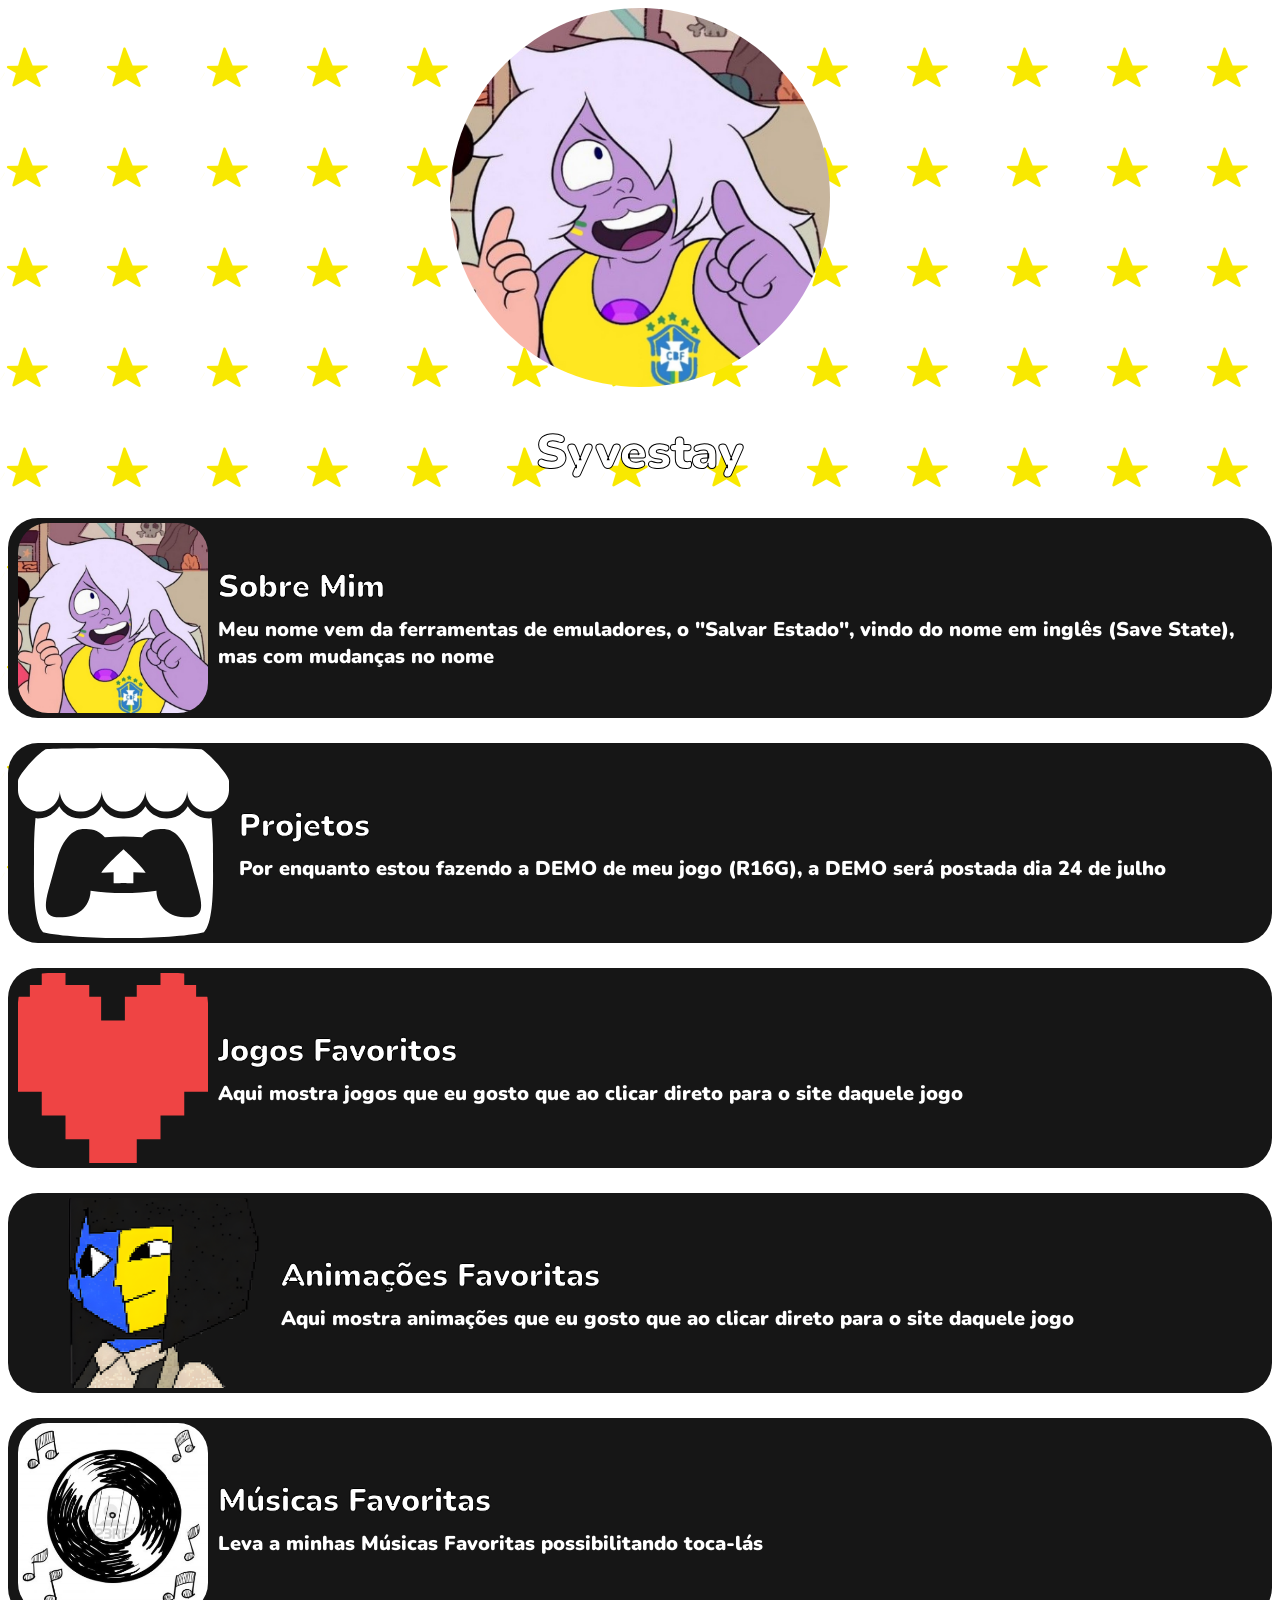
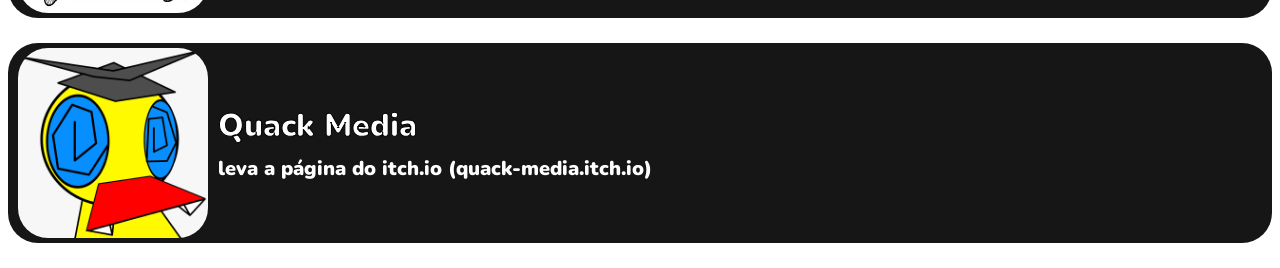
<file: index.html>
<!DOCTYPE html>
<html lang="en">
<head>
    <meta charset="UTF-8">
    <meta name="viewport" content="width=device-width, initial-scale=1.0">
    <title>Aviso</title>
</head>
<body>
    
</body>
<script>
    const inicio = new Date("2026-01-10");
    const fim = new Date("2026-01-11");

    const hoje = new Date();

    if (hoje < inicio || hoje > fim) {
        window.location.replace("main.html");
    }
</script>
</html>
</file>
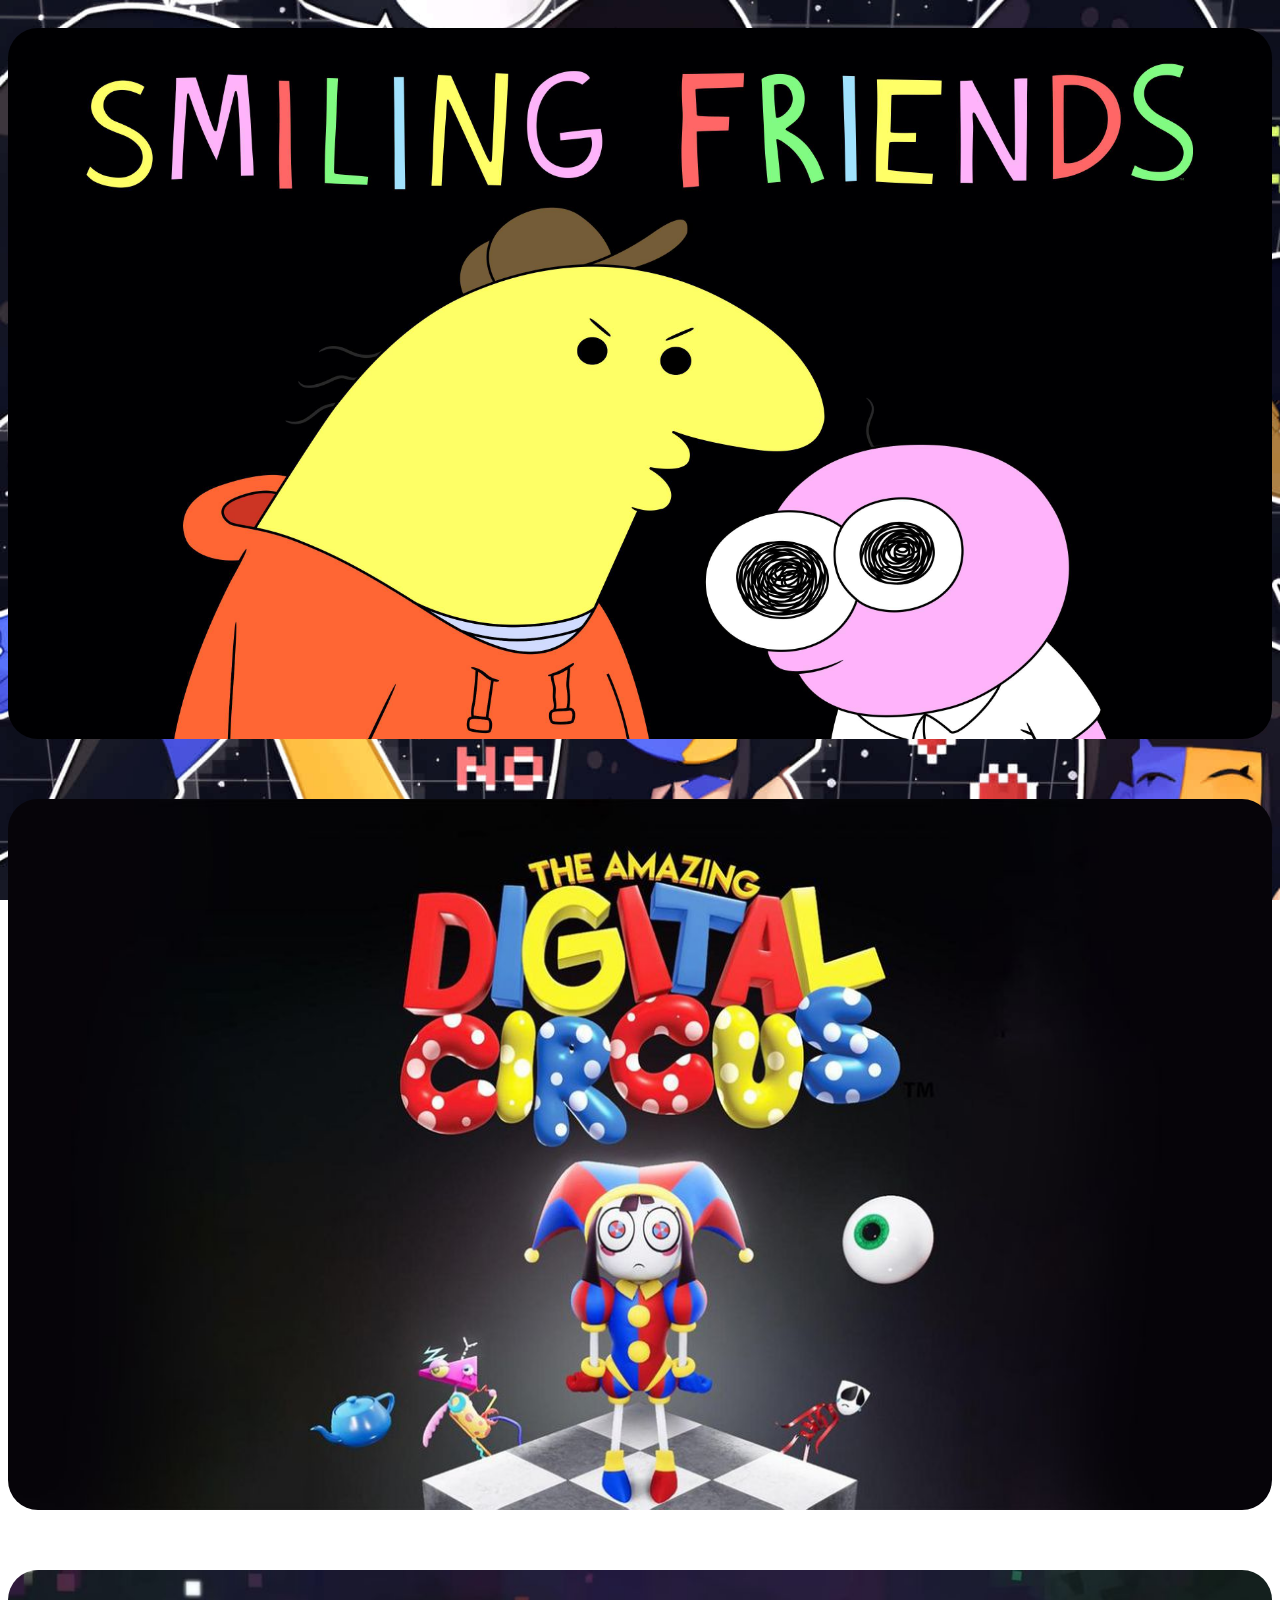
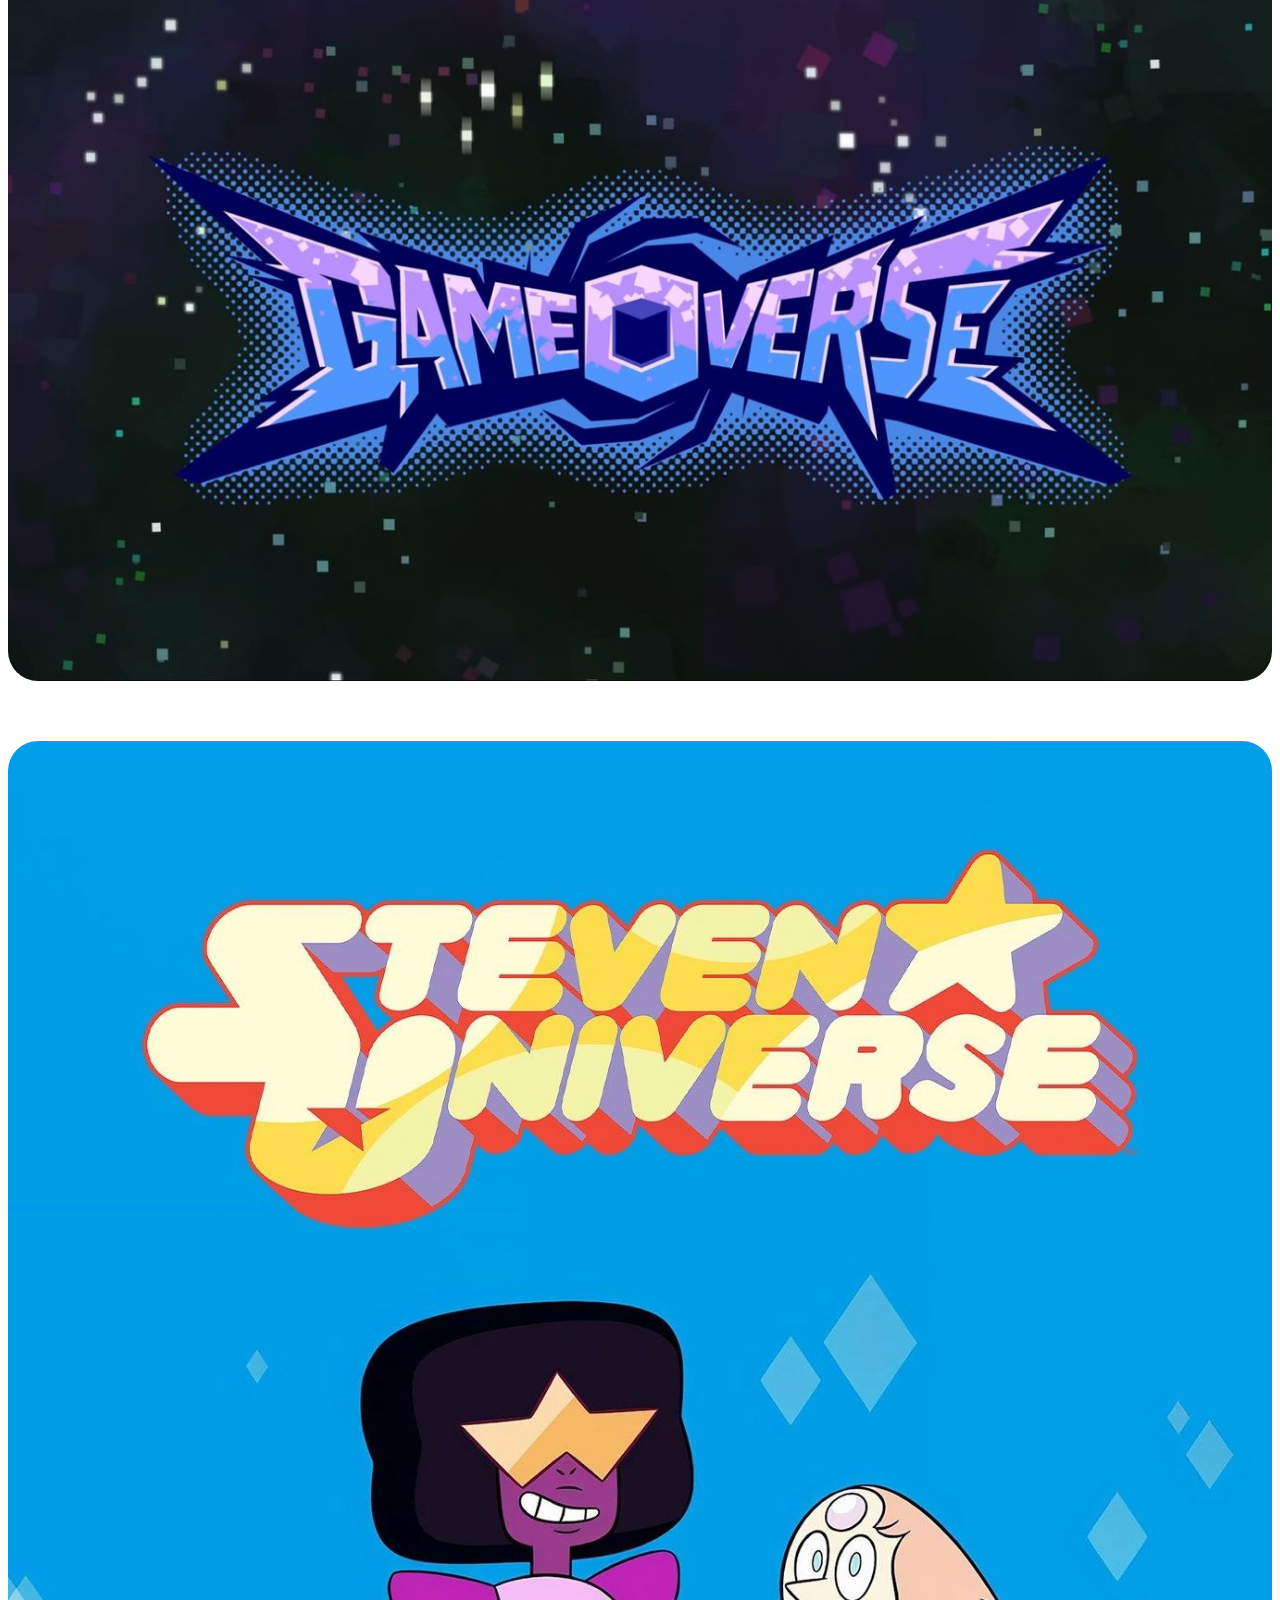
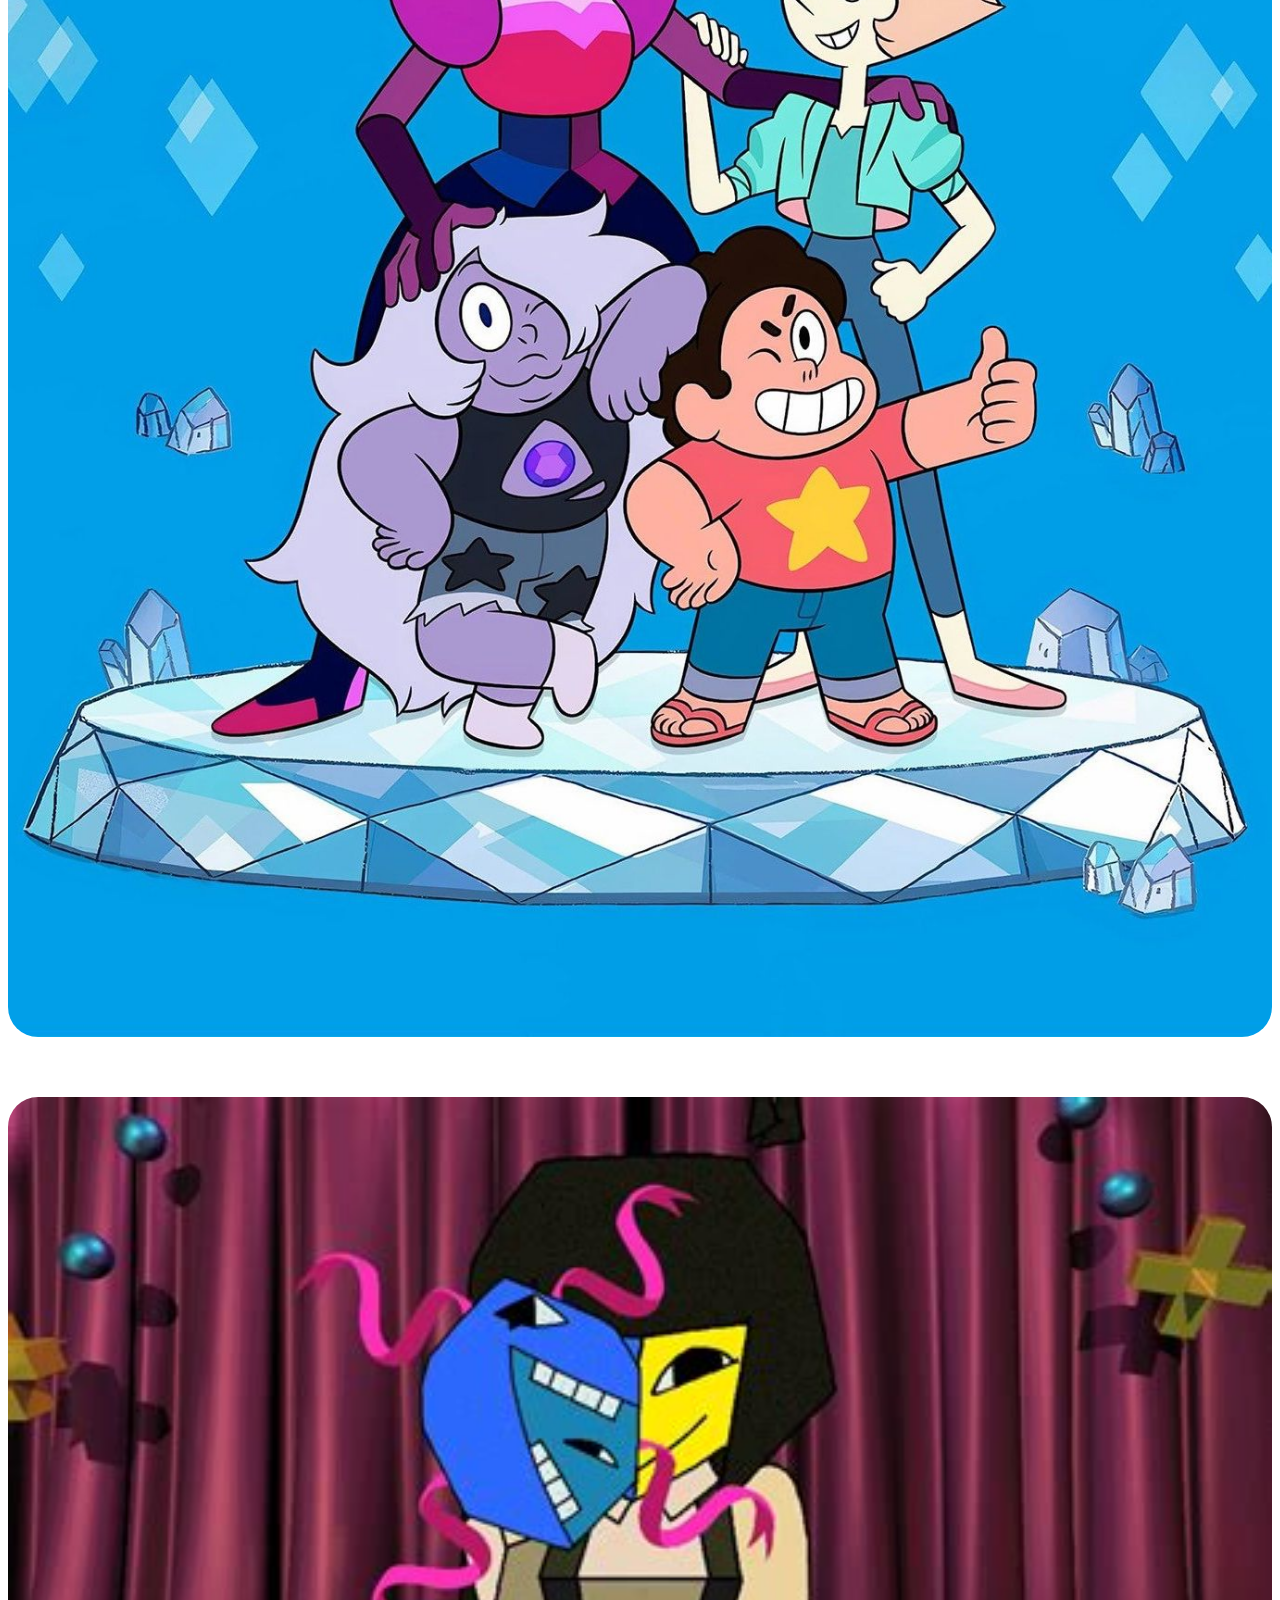
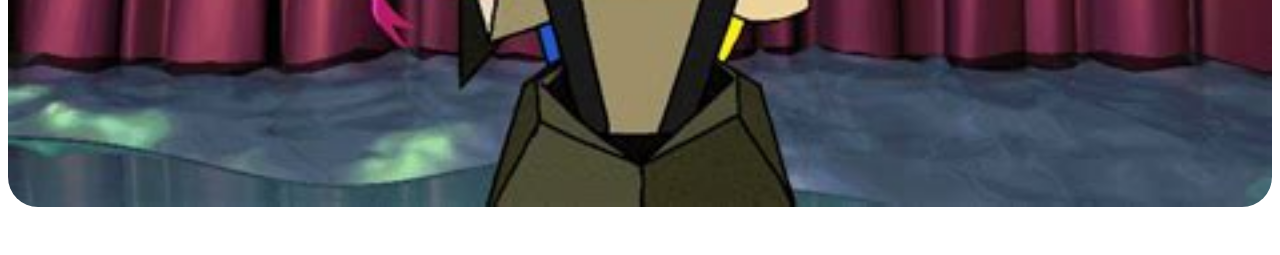
<file: locais/animacoes favoritas/index.html>
<!DOCTYPE html>
<html lang="en">
<head>
    <meta charset="UTF-8">
    <meta name="viewport" content="width=device-width, initial-scale=1.0">
    <link rel="preconnect" href="https://fonts.googleapis.com">
    <link rel="preconnect" href="https://fonts.gstatic.com" crossorigin>
    <link href="https://fonts.googleapis.com/css2?family=Nunito:wght@400;700;900&display=swap" rel="stylesheet">
    <link rel="stylesheet" href="style.css">
    <title>Animações Favoritas</title>
</head>
<body>
<div class="imagens">
    <a href="https://adultswim.com/videos/smiling-friends" target="_blank" rel="noopener noreferrer">
        <img src="smiling-friends.jpg" class="smiling-friends">
    </a>

    <a href="https://www.glitchprod.com/digital-circus" target="_blank" rel="noopener noreferrer">
        <img src="digital-circus.jpg" class="digital-circus">
    </a>

    <a href="https://www.glitchprod.com/gameoverse" target="_blank" rel="noopener noreferrer">
        <img src="gameoverse.jpg" class="gameoverse">
    </a>

    <a href="https://steven-universe.fandom.com" target="_blank" rel="noopener noreferrer">
        <img src="steven-universo.jpg" class="steven-universo">
    </a>
    <a href="https://www.youtube.com/playlist?list=PLgWdl3CEZE6InCsiZ2g7malQNuoQA4qzm" target="_blank" rel="noopener noreferrer">
        <img src="ena.jpg" class="ena">
    </a>
</div>
</body>
</html>
</file>
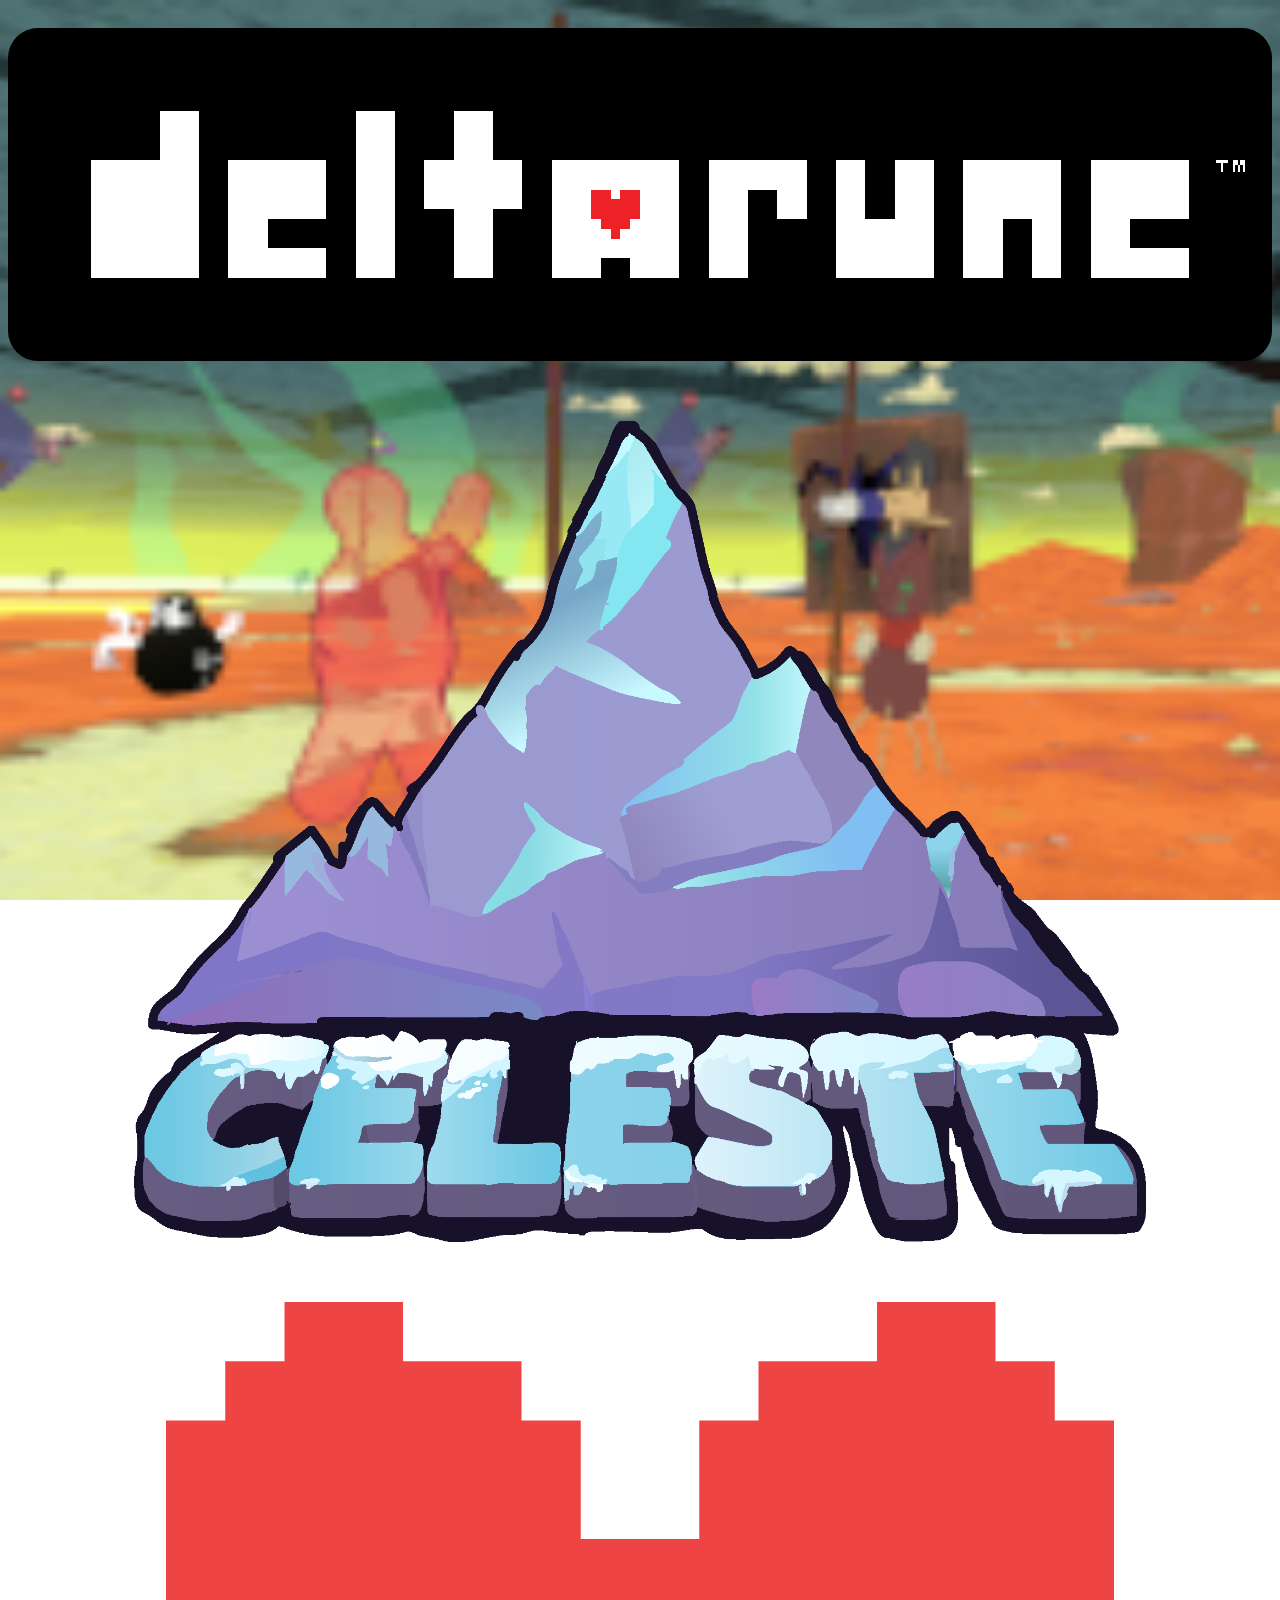
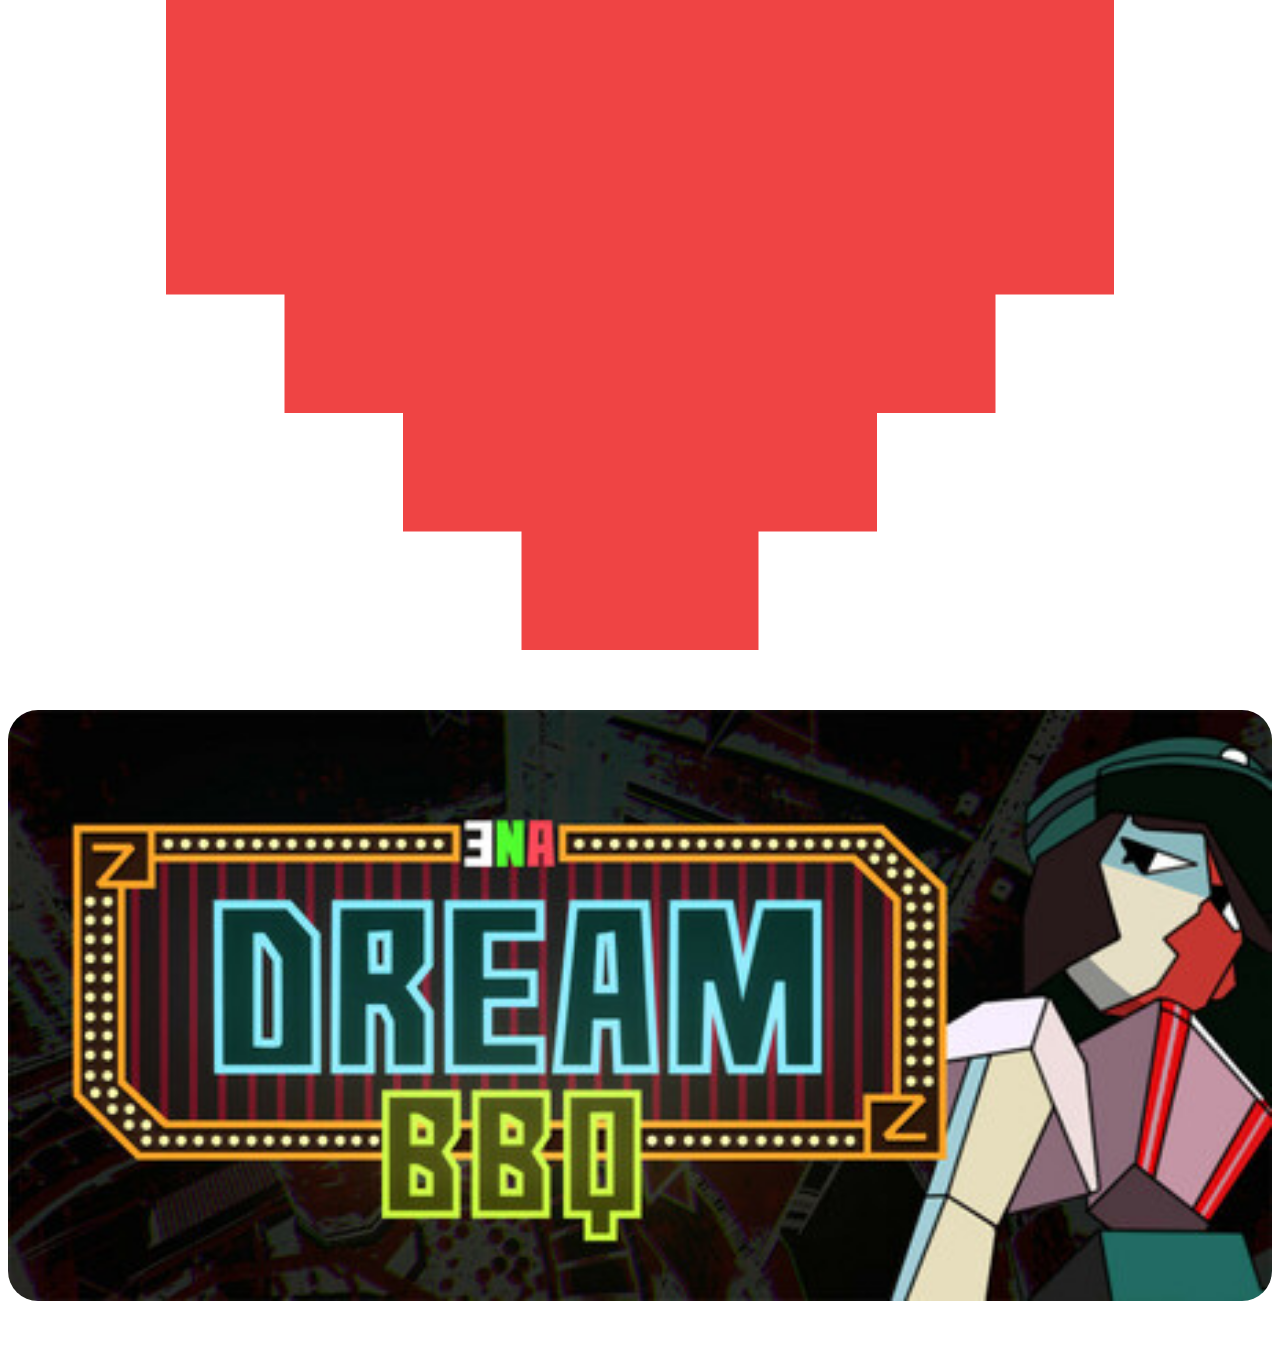
<file: locais/games favoritos/index.html>
<!DOCTYPE html>
<html lang="en">
<head>
    <meta charset="UTF-8">
    <meta name="viewport" content="width=device-width, initial-scale=1.0">
    <link rel="preconnect" href="https://fonts.googleapis.com">
    <link rel="preconnect" href="https://fonts.gstatic.com" crossorigin>
    <link href="https://fonts.googleapis.com/css2?family=Nunito:wght@400;700;900&display=swap" rel="stylesheet">
    <link rel="stylesheet" href="style.css">
    <title>Jogos Favoritos</title>
</head>
<body>
<div class="imagens">
    <a href="https://deltarune.com" target="_blank" rel="noopener noreferrer">
        <img src="deltarune.svg" class="deltarune">
    </a>

    <a href="https://celestegame.com" target="_blank" rel="noopener noreferrer">
        <img src="celeste.png" class="celeste">
    </a>

    <a href="https://undertale.com" target="_blank" rel="noopener noreferrer">
        <img src="undertale.svg" class="undertale">
    </a>

    <a href="https://ena.wiki.gg" target="_blank" rel="noopener noreferrer">
        <img src="ena-dream-bbq.jpg" class="ena-dream-bbq">
    </a>
</div>
</body>
</html>
</file>
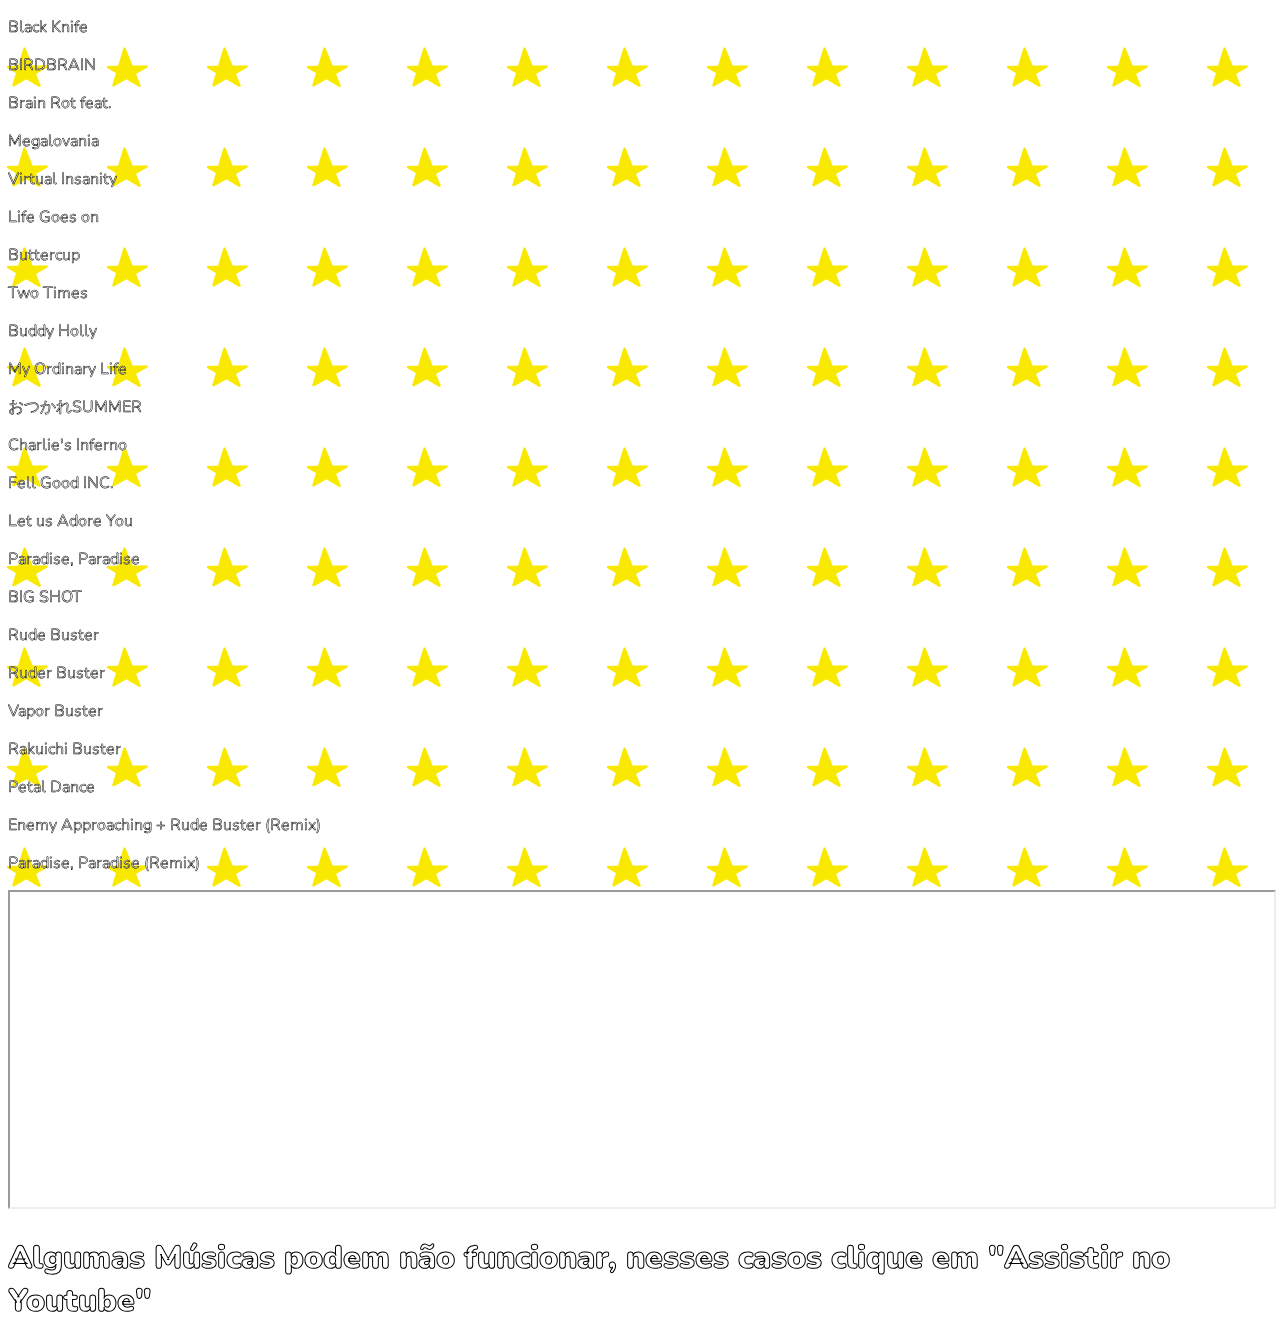
<file: locais/musicas-favoritas/index.html>
<!DOCTYPE html>
<html lang="pt-br">
<head>
    <meta charset="UTF-8">
    <meta name="viewport" content="width=device-width, initial-scale=1.0">
    <link rel="preconnect" href="https://fonts.googleapis.com">
    <link rel="preconnect" href="https://fonts.gstatic.com" crossorigin>
    <link href="https://fonts.googleapis.com/css2?family=Nunito:wght@400;700;900&display=swap" rel="stylesheet">
    <link rel="stylesheet" href="style.css">
    <title>Músicas Favoritas</title>
</head>
<body>
    <div id="lista-musicas"></div>

    <div id="player">
        <iframe
            id="iframe-player"
            width="560"
            height="315"
            allow="autoplay; encrypted-media"
            allowfullscreen>
        </iframe>
    </div>
    <h1>Algumas Músicas podem não funcionar, nesses casos clique em "Assistir no Youtube"</h1>
    <script src="lista-musicas.js"></script>
    <script src="code.js"></script>
</body>
</html>
</file>
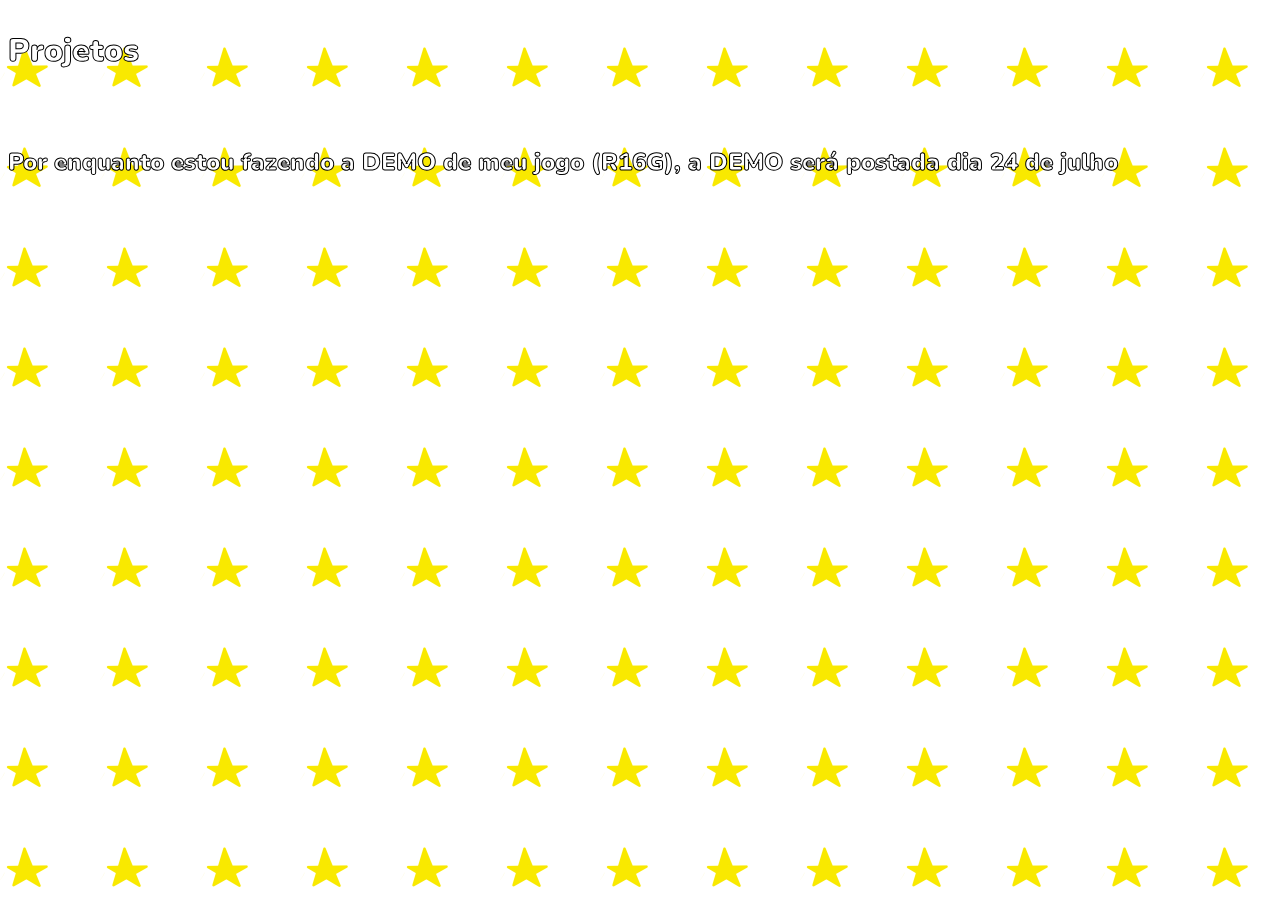
<file: locais/projetos/index.html>
<!DOCTYPE html>
<html lang="en">
<head>
    <meta charset="UTF-8">
    <meta name="viewport" content="width=device-width, initial-scale=1.0">
    <link rel="preconnect" href="https://fonts.googleapis.com">
    <link rel="preconnect" href="https://fonts.gstatic.com" crossorigin>
    <link href="https://fonts.googleapis.com/css2?family=Nunito:wght@400;700;900&display=swap" rel="stylesheet">
    <link rel="stylesheet" href="style.css">
    <title>Projetos?</title>
</head>
<body>
    <h1>Projetos</h1>
    <h2>
        Por enquanto estou fazendo a DEMO de meu jogo (R16G), a DEMO será postada dia 24 de julho
    </h2>
    <iframe
        frameborder="0"
        src="https://itch.io/embed/4337500"
        width="50%"
        height="30%">
    </iframe>
    
    <iframe width="560" height="315" src="https://www.youtube.com/embed/e6lDB_3O2yE?si=pFYmwknhZLQqmbqG" title="YouTube video player" frameborder="0" allow="accelerometer; autoplay; clipboard-write; encrypted-media; gyroscope; picture-in-picture; web-share" referrerpolicy="strict-origin-when-cross-origin" allowfullscreen></iframe>
</body>
</html>
</file>
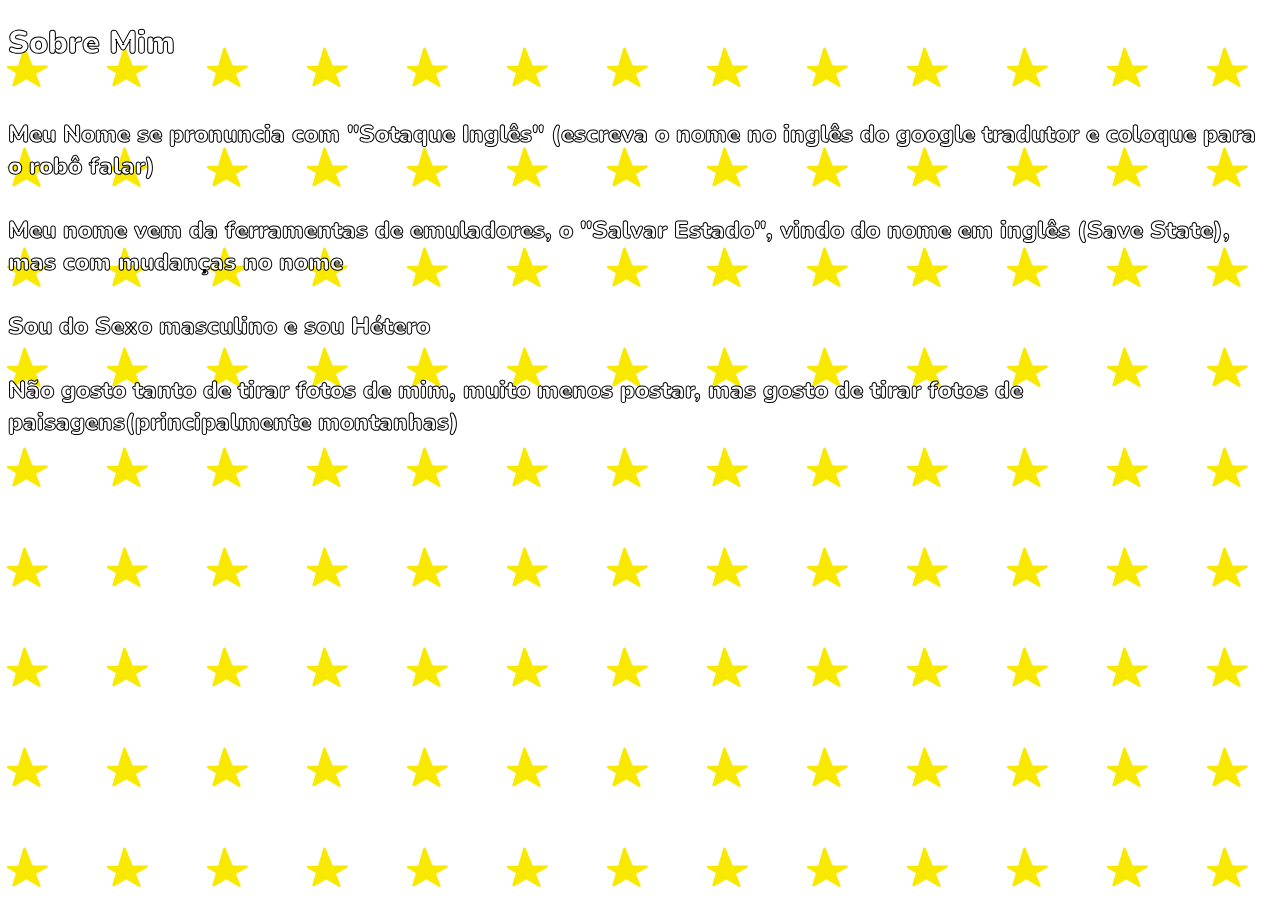
<file: locais/sobre mim/index.html>
<!DOCTYPE html>
<html lang="en">
<head>
    <meta charset="UTF-8">
    <meta name="viewport" content="width=device-width, initial-scale=1.0">
    <link rel="preconnect" href="https://fonts.googleapis.com">
    <link rel="preconnect" href="https://fonts.gstatic.com" crossorigin>
    <link href="https://fonts.googleapis.com/css2?family=Nunito:wght@400;700;900&display=swap" rel="stylesheet">
    <link rel="stylesheet" href="style.css">
    <title>Sobre Mim</title>
</head>
<body>
    <h1>Sobre Mim</h1>
    <h2>
      Meu Nome se pronuncia com "Sotaque Inglês" (escreva o nome no inglês do google tradutor e coloque para o robô falar)
      
      Meu nome vem da ferramentas de emuladores, o "Salvar Estado", vindo do nome em inglês (Save State), mas com mudanças no nome

      Sou do Sexo masculino e sou Hétero

      Não gosto tanto de tirar fotos de mim, muito menos postar, mas gosto de tirar fotos de paisagens(principalmente montanhas)
    </h2>
</body>
</html>
</file>
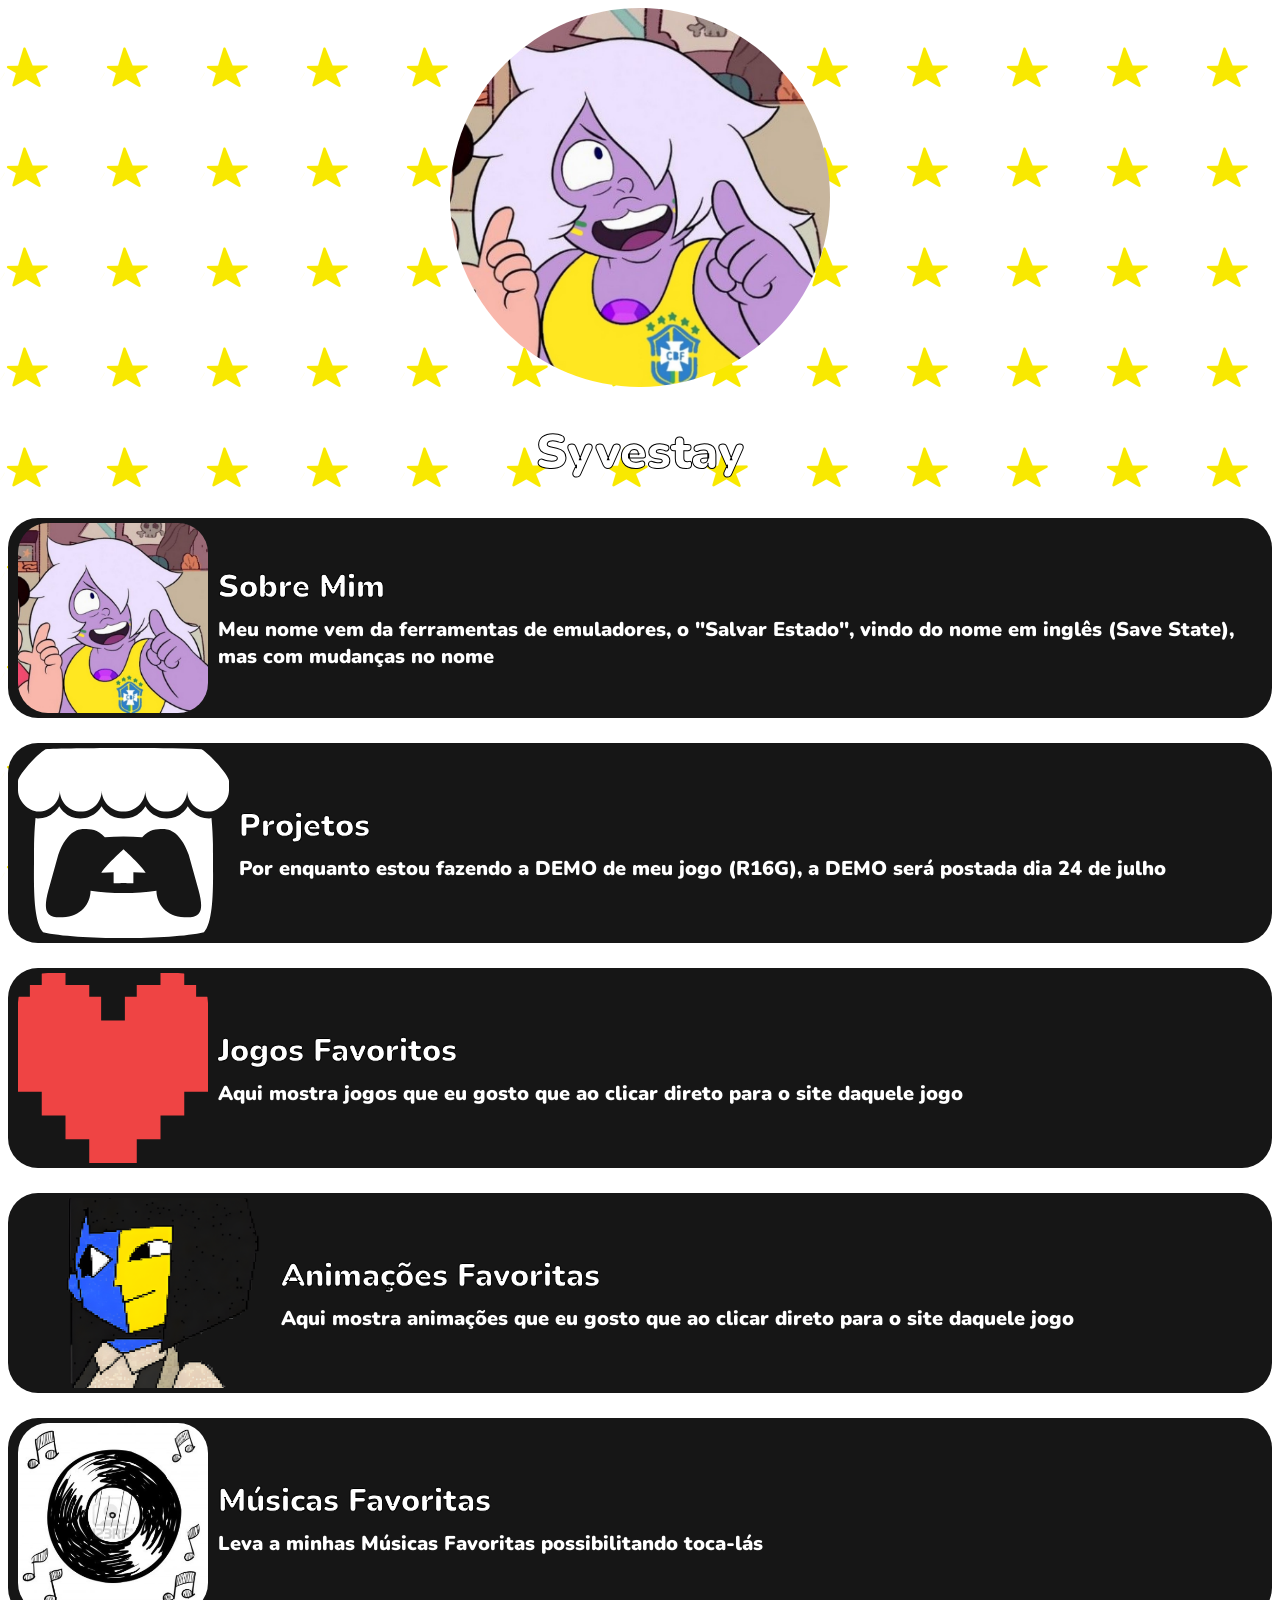
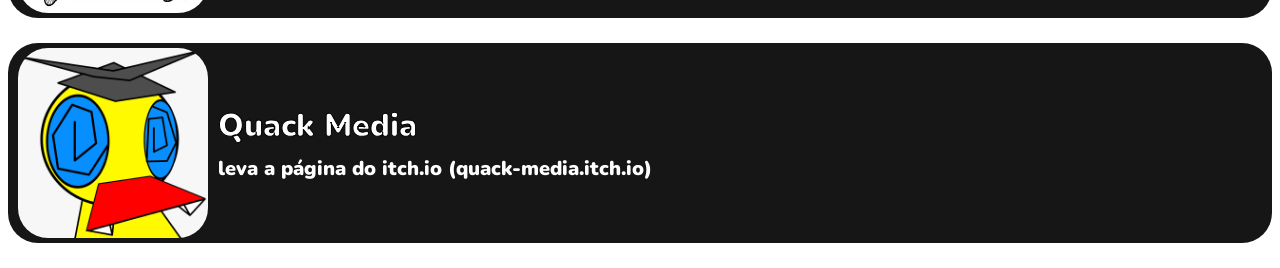
<file: main.html>
<!DOCTYPE html>
<html lang="pt-br">
<head>
    <meta charset="UTF-8">
    <meta name="viewport" content="width=device-width, initial-scale=1.0">
    <link rel="preconnect" href="https://fonts.googleapis.com">
    <link rel="preconnect" href="https://fonts.gstatic.com" crossorigin>
    <link href="https://fonts.googleapis.com/css2?family=Nunito:wght@400;700;900&display=swap" rel="stylesheet">
    <link rel="stylesheet" href="style.css">
    <title>Syvestay</title>
</head>
<body>
    <div class="perfil-imagem">
        <img src="perfil.jpg">
    </div>
    <div class="nome">
        <h1 class="name">Syvestay</h1>
    </div>
    <a href="locais/sobre mim/index.html">
        <div class="sobre-mim">
            <img src="perfil.jpg">
            <div class="textos">
                <h1>Sobre Mim</h1>
                <h2>Meu nome vem da ferramentas de emuladores, o "Salvar Estado", vindo do nome em inglês (Save State), mas com mudanças no nome</h2>
            </div>
        </div>
    </a>
    <a href="locais/projetos/index.html">
      <div class="projetos"> 
          <img src="itch-io.svg" class="itch-io">
          <div class="textos">
            <h1>Projetos</h1>
            <h2>Por enquanto estou fazendo a DEMO de meu jogo (R16G), a DEMO será postada dia 24 de julho</h2>
          </div>
        </div>
    </a>
    <a href="locais/games favoritos/index.html">
      <div class="games-favoritos"> 
          <img src="locais/games favoritos/undertale.svg" class="undertale">
          <div class="textos">
            <h1>Jogos Favoritos</h1>
            <h2>Aqui mostra jogos que eu gosto que ao clicar direto para o site daquele jogo</h2>
          </div>
        </div>
    </a>
    </div>
    <a href="locais/animacoes favoritas/index.html">
      <div class="animacoes-favoritas"> 
          <img src="animacoes-favoritas.png" class="undertale">
          <div class="textos">
            <h1>Animações Favoritas</h1>
            <h2>Aqui mostra animações que eu gosto que ao clicar direto para o site daquele jogo</h2>
          </div>
        </div>
    </a>
   <a href="locais/musicas-favoritas/index.html">
        <div class="musicas">
            <img src="musicas-favoritas.jpeg" class="quackmedia">
          <div class="textos">
            <h1>Músicas Favoritas</h1>
            <h2>Leva a minhas Músicas Favoritas possibilitando toca-lás</h2>
          </div>
        </div>
    </a>
</body>
    <a href="https://quack-media.itch.io" target="_blank" rel="noopener noreferrer">
        <div class="quack-media">
            <img src="quack-media.jpeg" class="quackmedia">
          <div class="textos">
            <h1>Quack Media</h1>
            <h2>leva a página do itch.io (quack-media.itch.io)</h2>
          </div>
        </div>
    </a>
</body>
</html>
</file>
<file: locais/animacoes favoritas/style.css>
h1 {
    font-family: "Nunito", Verdana, sans-serif;
    font-weight: 900;
    color: rgb(255, 255, 255);
    -webkit-text-stroke: 1px black;
}
h2 {
    font-family: "Nunito", Verdana, sans-serif;
    font-weight: 900;
    color: rgb(255, 255, 255);
    -webkit-text-stroke: 1px black;
}
body {
  background-image: url("fundo.png");
  background-size: cover;
  background-position: center;
  background-repeat: no-repeat;
  background-attachment: fixed;
  font-family: "Nunito", Verdana, sans-serif;
}
.imagens {
    display: flex;
    flex-direction: column;
    align-items: center;
}
.imagens a {
    display: flex;
    justify-content: center;
    width: 100%;
}
.imagens img {
    border-radius: 30px;
    display: flex;
    justify-content: center;
    margin-bottom: 40px;
    margin-top: 20px;
}
.digital-circus {
    width: 100%;
}
.smiling-friends {
    width: 100%;
}
.gameoverse {
    width: 100%;
}
.steven-universo {
    width: 100%;
}
.ena {
    width: 100%;
}
.sobre-mim h1,.projetos h1,.games-favoritos h1,.animacoes-favoritas h1,.musicas h1,.quack-media h1 {
    margin-left: 10px;
    border-radius: 0px;
}
a {
  text-decoration: none;
}
.textos {
    display: flex;
    flex-direction: column;
    justify-content: center;
    margin-left: 10px;
}

.textos h1,
.textos h2 {
    margin: 0;
}

.textos h2 {
    margin-top: 8px;
    font-size: 20px;
    -webkit-text-stroke: 0;
}
</file>
<file: locais/games favoritos/style.css>
h1 {
    font-family: "Nunito", Verdana, sans-serif;
    font-weight: 900;
    color: rgb(255, 255, 255);
    -webkit-text-stroke: 1px black;
}
h2 {
    font-family: "Nunito", Verdana, sans-serif;
    font-weight: 900;
    color: rgb(255, 255, 255);
    -webkit-text-stroke: 1px black;
}
body {
  background-image: url("fundo.png");
  background-size: cover;
  background-position: center;
  background-repeat: no-repeat;
  background-attachment: fixed;
  font-family: "Nunito", Verdana, sans-serif;
}
.imagens {
    display: flex;
    flex-direction: column;
    align-items: center;
}
.imagens a {
    display: flex;
    justify-content: center;
    width: 100%;
}
.imagens img {
    border-radius: 30px;
    display: flex;
    justify-content: center;
    margin-bottom: 40px;
    margin-top: 20px;
}
.celeste {
    width: 80%;
}
.deltarune {
    width: 100%;
}
.undertale {
    width: 75%;
}
.ena-dream-bbq {
    width: 100%;
}
.sobre-mim h1,.projetos h1,.games-favoritos h1,.animacoes-favoritas h1,.musicas h1,.quack-media h1 {
    margin-left: 10px;
    border-radius: 0px;
}
a {
  text-decoration: none;
}
.textos {
    display: flex;
    flex-direction: column;
    justify-content: center;
    margin-left: 10px;
}

.textos h1,
.textos h2 {
    margin: 0;
}

.textos h2 {
    margin-top: 8px;
    font-size: 20px;
    -webkit-text-stroke: 0;
}
</file>
<file: locais/musicas-favoritas/style.css>
h1 {
    font-family: "Nunito", Verdana, sans-serif;
    font-weight: 900;
    color: rgb(255, 255, 255);
    -webkit-text-stroke: 1px black;
}
h2 {
    font-family: "Nunito", Verdana, sans-serif;
    font-weight: 900;
    color: rgb(255, 255, 255);
    -webkit-text-stroke: 1px black;
}
p {
    font-family: "Nunito", Verdana, sans-serif;
    color: rgb(255, 255, 255);
    -webkit-text-stroke: 0.5px black;
}
iframe {
    width: 100%;
}
body {
  background-image: url("../../fundo.png");
  background-size: 100px;
  background-repeat: repeat;
  font-family: "Nunito", Verdana, sans-serif;
  background-attachment: fixed;
}
</file>
<file: locais/projetos/style.css>
body {
  background-image: url("../../fundo.png");
  background-size: 100px;
  background-repeat: repeat;
  font-family: "Nunito", Verdana, sans-serif;
  display: flex;
  flex-direction: column;

}
h1 {
    font-family: "Nunito", Verdana, sans-serif;
    font-weight: 900;
    color: rgb(255, 255, 255);
    -webkit-text-stroke: 1px black;
}
h2 {
    font-family: "Nunito", Verdana, sans-serif;
    font-weight: 900;
    color: rgb(255, 255, 255);
    -webkit-text-stroke: 1px black;
    white-space: pre-line;
}
iframe {
    margin-bottom: 50px;
}
</file>
<file: locais/sobre mim/style.css>
body {
  background-image: url("../../fundo.png");
  background-size: 100px;
  background-repeat: repeat;
  font-family: "Nunito", Verdana, sans-serif;
}
h1 {
    font-family: "Nunito", Verdana, sans-serif;
    font-weight: 900;
    color: rgb(255, 255, 255);
    -webkit-text-stroke: 1px black;
}
h2 {
    font-family: "Nunito", Verdana, sans-serif;
    font-weight: 900;
    color: rgb(255, 255, 255);
    -webkit-text-stroke: 1px black;
    white-space: pre-line;
}
</file>
<file: style.css>
.perfil-imagem img{
  width: 30%;
  height: 30%;
  border-radius: 50%;
  object-fit: cover;
}
.perfil-imagem {
    display: flex;
    justify-content: center;
}
.nome {
    width: 100%;
    height: 50%;
    display: flex;
    justify-content: center;
    text-align: center;
}
.name {
    font-size: 300%;
}
h1 {
    font-family: "Nunito", Verdana, sans-serif;
    font-weight: 900;
    color: rgb(255, 255, 255);
    -webkit-text-stroke: 1px black;
}
h2 {
    font-family: "Nunito", Verdana, sans-serif;
    font-weight: 900;
    color: rgb(255, 255, 255);
    -webkit-text-stroke: 1px black;
}
body {
  background-image: url("fundo.png");
  background-size: 100px;
  background-repeat: repeat;
  font-family: "Nunito", Verdana, sans-serif;
  background-attachment: fixed;
}
.sobre-mim,.projetos,.games-favoritos,.animacoes-favoritas,.musicas,.quack-media{
    height: 200px;
    width: 100%;
    margin-bottom: 25px;
    background-color: rgb(22, 22, 22);
    display: flex;
    border-radius: 30px;
}
.sobre-mim img,.projetos img,.games-favoritos img,.animacoes-favoritas img,.musicas img,.quack-media img {
    margin-left: 10px;
    margin-top: 5px;
    height: 95%;
    border-radius: 30px;
}
.sobre-mim h1,.projetos h1,.games-favoritos h1,.animacoes-favoritas h1,.musicas h1,.quack-media h1 {
    margin-left: 10px;
    border-radius: 0px;
}
a {
  text-decoration: none;
}
.itch-io {
    filter: brightness(0) invert(1);
}
.textos {
    display: flex;
    flex-direction: column;
    justify-content: center;
    margin-left: 10px;
}

.textos h1,
.textos h2 {
    margin: 0;
}

.textos h2 {
    margin-top: 8px;
    font-size: 20px;
    -webkit-text-stroke: 0;
}
</file>
